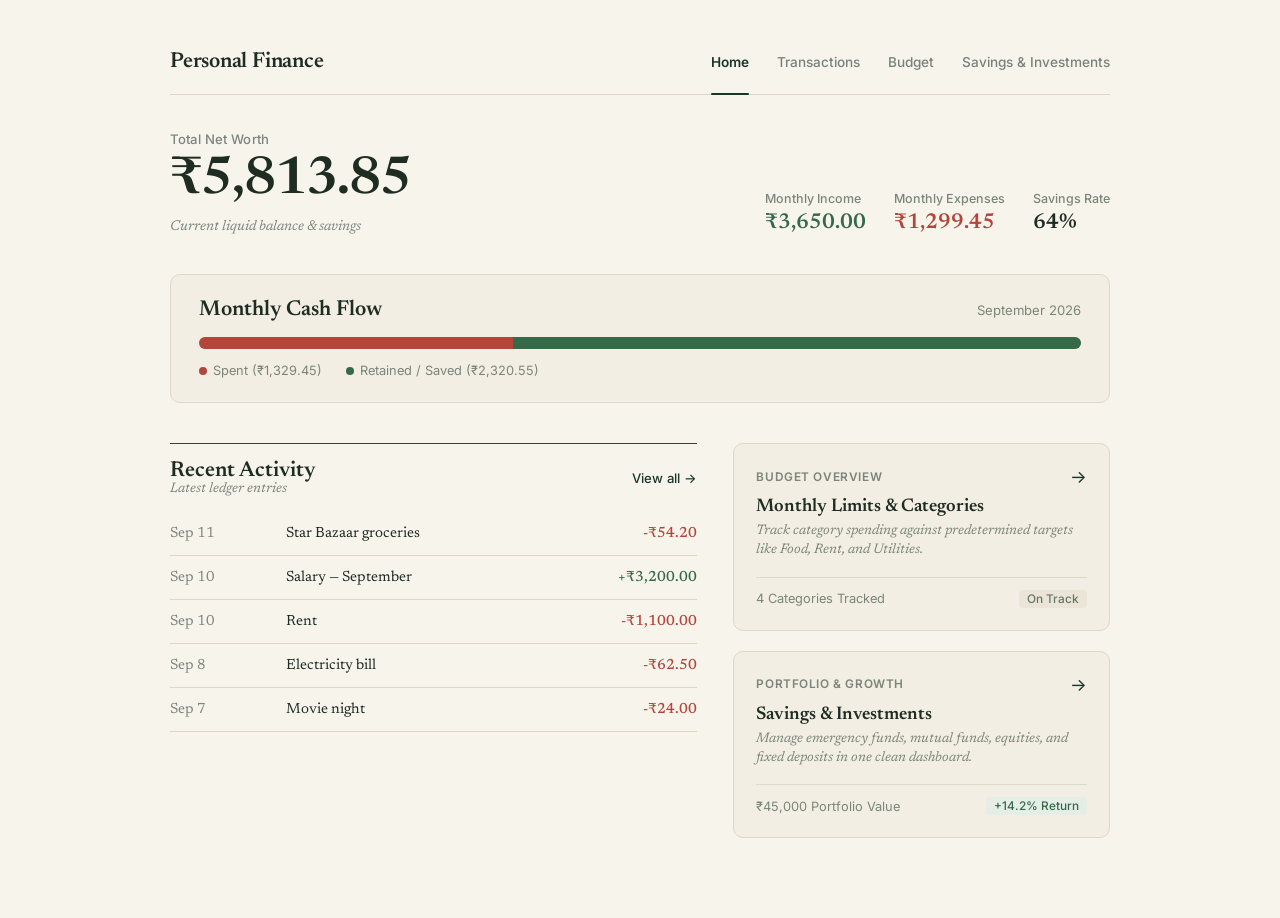
<file: index.html>
<!DOCTYPE html>
<html lang="en">
<head>
    <meta charset="UTF-8">
    <meta http-equiv="refresh" content="0; url=Home/home.html">
    <title>Redirecting to Personal Finance Home...</title>
    <script>
        window.location.replace("Home/home.html");
    </script>
    <style>
        body {
            background-color: #f7f4ec;
            font-family: 'Inter', sans-serif;
            display: flex;
            align-items: center;
            justify-content: center;
            height: 100vh;
            margin: 0;
            color: #1e2c22;
        }
        a {
            color: #193628;
            font-weight: 500;
        }
    </style>
</head>
<body>
    <p>Redirecting to <a href="Home/home.html">Home Dashboard</a>...</p>
</body>
</html>
</file>
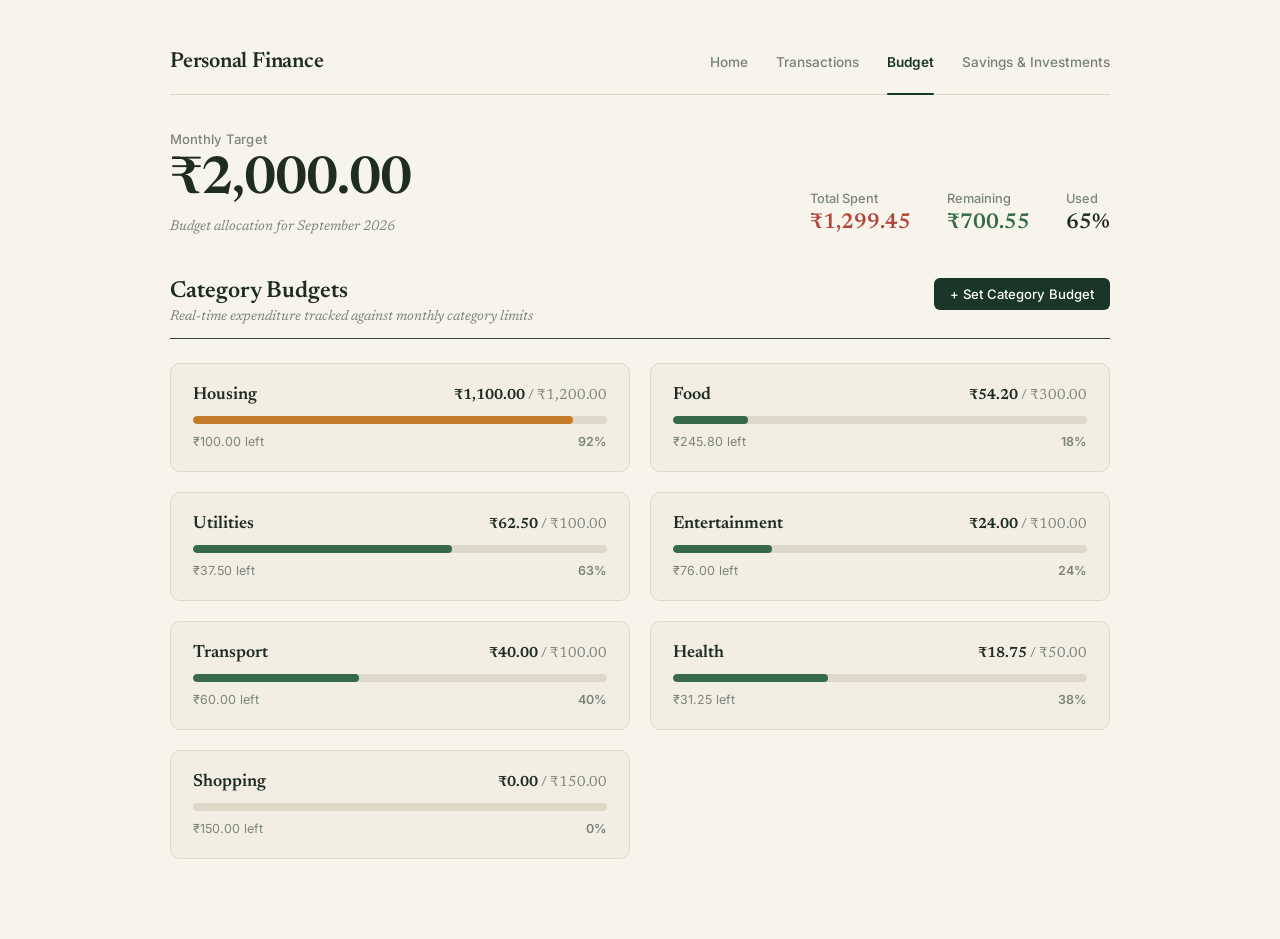
<file: Budget/budget.html>
<!DOCTYPE html>
<html lang="en">
<head>
    <meta charset="UTF-8">
    <meta name="viewport" content="width=device-width, initial-scale=1.0">
    <title>Budget - Personal Finance</title>
    <!-- Google Fonts: Newsreader & Inter -->
    <link rel="preconnect" href="https://fonts.googleapis.com">
    <link rel="preconnect" href="https://fonts.gstatic.com" crossorigin>
    <link href="https://fonts.googleapis.com/css2?family=Inter:wght@400;500;600&family=Newsreader:ital,opsz,wght@0,6..72,300..700;1,6..72,300..700&display=swap" rel="stylesheet">
    <link rel="stylesheet" href="../shared/nav.css">
    <link rel="stylesheet" href="budget.css">
</head>
<body>

    <main class="dashboard-container">
    
        <nav class="app-navbar">
            <a href="../Home/home.html" class="nav-brand">
                <span class="nav-brand-title">Personal Finance</span>
            </a>
            <ul class="nav-links">
                <li class="nav-item"><a href="../Home/home.html" class="nav-link">Home</a></li>
                <li class="nav-item"><a href="../Transaction/transaction.html" class="nav-link">Transactions</a></li>
                <li class="nav-item"><a href="../Budget/budget.html" class="nav-link active">Budget</a></li>
                <li class="nav-item"><a href="../SavingsAndInvestment/savings-investment.html" class="nav-link">Savings & Investments</a></li>
            </ul>
        </nav>

    
        <header class="budget-header">
            <div class="budget-title-section">
                <span class="eyebrow-label">Monthly Target</span>
                <h1 id="total-budget-amount" class="balance-display">₹2,000.00</h1>
                <span class="as-of-label">Budget allocation for September 2026</span>
            </div>

            <div class="stats-section">
                <div class="stat-box">
                    <span class="stat-label">Total Spent</span>
                    <span id="budget-total-spent" class="stat-value expense-val">₹1,329.45</span>
                </div>
                <div class="stat-box">
                    <span class="stat-label">Remaining</span>
                    <span id="budget-remaining" class="stat-value income-val">₹670.55</span>
                </div>
                <div class="stat-box">
                    <span class="stat-label">Used</span>
                    <span id="budget-usage-rate" class="stat-value rate-val">66%</span>
                </div>
            </div>
        </header>


        <section class="section-title-row">
            <div class="title-group">
                <h2 class="section-title">Category Budgets</h2>
                <p class="section-subtitle">Real-time expenditure tracked against monthly category limits</p>
            </div>
            <button id="add-budget-btn" class="primary-btn" type="button">+ Set Category Budget</button>
        </section>


        <section id="budget-form-section" class="form-drawer hidden">
            <div class="form-drawer-inner">
                <div class="form-drawer-header">
                    <h3>Set Category Budget</h3>
                    <button type="button" id="close-budget-form-btn" class="close-btn">✕</button>
                </div>
                <form id="add-budget-form">
                    <div class="form-row">
                        <div class="input-field">
                            <label for="budget-category">Category</label>
                            <select id="budget-category" required>
                                <option value="Housing">Housing</option>
                                <option value="Food">Food</option>
                                <option value="Utilities">Utilities</option>
                                <option value="Entertainment">Entertainment</option>
                                <option value="Transport">Transport</option>
                                <option value="Health">Health</option>
                                <option value="Shopping">Shopping</option>
                            </select>
                        </div>
                        <div class="input-field">
                            <label for="budget-limit">Monthly Limit (₹)</label>
                            <input type="number" id="budget-limit" placeholder="e.g. 500.00" step="10" min="10" required>
                        </div>
                        <div class="form-actions">
                            <button type="submit" class="primary-btn">Save Budget</button>
                        </div>
                    </div>
                </form>
            </div>
        </section>

        <section class="categories-list" id="budget-categories-container">
   
        </section>
    </main>

    <script src="../shared/nav.js"></script>
    <script src="../shared/api.js"></script>
    <script src="budget.js"></script>
</body>
</html>
</file>
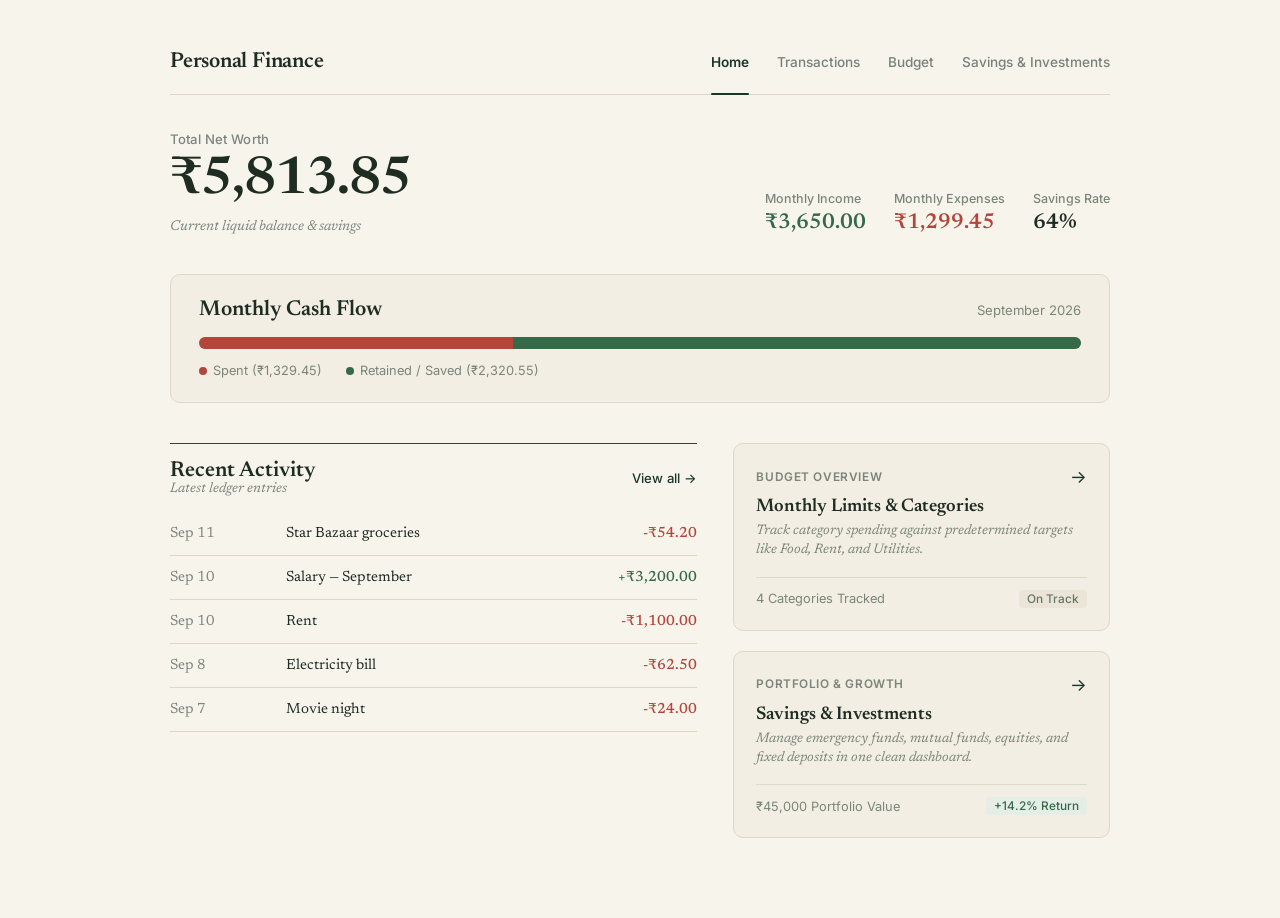
<file: Home/home.html>
<!DOCTYPE html>
<html lang="en">
<head>
    <meta charset="UTF-8">
    <meta name="viewport" content="width=device-width, initial-scale=1.0">
    <title>Home - Personal Finance</title>
    <!-- Google Fonts: Newsreader for editorial serif and Inter for clean UI -->
    <link rel="preconnect" href="https://fonts.googleapis.com">
    <link rel="preconnect" href="https://fonts.gstatic.com" crossorigin>
    <link href="https://fonts.googleapis.com/css2?family=Inter:wght@400;500;600&family=Newsreader:ital,opsz,wght@0,6..72,300..700;1,6..72,300..700&display=swap" rel="stylesheet">
    <link rel="stylesheet" href="../shared/nav.css">
    <link rel="stylesheet" href="home.css">
</head>
<body>

    <main class="dashboard-container">
        <!-- Shared Navigation Bar -->
        <nav class="app-navbar">
            <a href="../Home/home.html" class="nav-brand">
                <span class="nav-brand-title">Personal Finance</span>
            </a>
            <ul class="nav-links">
                <li class="nav-item"><a href="../Home/home.html" class="nav-link active">Home</a></li>
                <li class="nav-item"><a href="../Transaction/transaction.html" class="nav-link">Transactions</a></li>
                <li class="nav-item"><a href="../Budget/budget.html" class="nav-link">Budget</a></li>
                <li class="nav-item"><a href="../SavingsAndInvestment/savings-investment.html" class="nav-link">Savings & Investments</a></li>
            </ul>
        </nav>

        <!-- Executive Header -->
        <header class="home-header">
            <div class="header-left">
                <span class="eyebrow-label">Total Net Worth</span>
                <h1 id="home-net-balance" class="balance-display">₹5,783.85</h1>
                <span class="as-of-label">Current liquid balance & savings</span>
            </div>

            <div class="metrics-grid">
                <div class="metric-card">
                    <span class="metric-label">Monthly Income</span>
                    <span id="home-income" class="metric-value income-val">₹3,650.00</span>
                </div>
                <div class="metric-card">
                    <span class="metric-label">Monthly Expenses</span>
                    <span id="home-expenses" class="metric-value expense-val">₹1,329.45</span>
                </div>
                <div class="metric-card">
                    <span class="metric-label">Savings Rate</span>
                    <span id="home-savings-rate" class="metric-value rate-val">64%</span>
                </div>
            </div>
        </header>

        <!-- Cash Flow Bar -->
        <section class="cashflow-section">
            <div class="section-heading-row">
                <h2 class="section-heading">Monthly Cash Flow</h2>
                <span id="cashflow-period" class="subtle-note">September 2026</span>
            </div>
            <div class="flow-progress-track">
                <div id="flow-expense-bar" class="flow-bar-spent" style="width: 36.4%;" title="Expenses (36.4%)"></div>
                <div id="flow-savings-bar" class="flow-bar-saved" style="width: 63.6%;" title="Savings (63.6%)"></div>
            </div>
            <div class="flow-legend">
                <div class="legend-item"><span class="legend-dot dot-expense"></span> Spent (₹1,329.45)</div>
                <div class="legend-item"><span class="legend-dot dot-savings"></span> Retained / Saved (₹2,320.55)</div>
            </div>
        </section>

        <!-- Two Column Quick Modules: Recent Ledger & Quick Highlights -->
        <div class="home-grid">
            <!-- Left: Recent Transactions -->
            <section class="recent-transactions-card">
                <div class="section-heading-row">
                    <div>
                        <h2 class="section-heading">Recent Activity</h2>
                        <p class="section-subtext">Latest ledger entries</p>
                    </div>
                    <a href="../Transaction/transaction.html" class="view-all-link">View all →</a>
                </div>

                <table class="preview-table">
                    <tbody id="home-recent-tbody">
                        <!-- Populated dynamically by home.js -->
                    </tbody>
                </table>
            </section>

            <!-- Right: Quick Navigation Portals -->
            <section class="portals-container">
                <!-- Budget Quick Card -->
                <div class="portal-card">
                    <div class="portal-header">
                        <span class="portal-tag">Budget Overview</span>
                        <a href="../Budget/budget.html" class="portal-arrow">→</a>
                    </div>
                    <h3 class="portal-title">Monthly Limits & Categories</h3>
                    <p class="portal-desc">Track category spending against predetermined targets like Food, Rent, and Utilities.</p>
                    <div class="portal-footer">
                        <span class="portal-stat">4 Categories Tracked</span>
                        <span class="badge-status">On Track</span>
                    </div>
                </div>

                <!-- Savings & Investment Quick Card -->
                <div class="portal-card">
                    <div class="portal-header">
                        <span class="portal-tag">Portfolio & Growth</span>
                        <a href="../SavingsAndInvestment/savings-investment.html" class="portal-arrow">→</a>
                    </div>
                    <h3 class="portal-title">Savings & Investments</h3>
                    <p class="portal-desc">Manage emergency funds, mutual funds, equities, and fixed deposits in one clean dashboard.</p>
                    <div class="portal-footer">
                        <span class="portal-stat">₹45,000 Portfolio Value</span>
                        <span class="badge-status badge-growth">+14.2% Return</span>
                    </div>
                </div>
            </section>
        </div>
    </main>

    <script src="../shared/nav.js"></script>
    <script src="../shared/api.js"></script>
    <script src="home.js"></script>
</body>
</html>
</file>
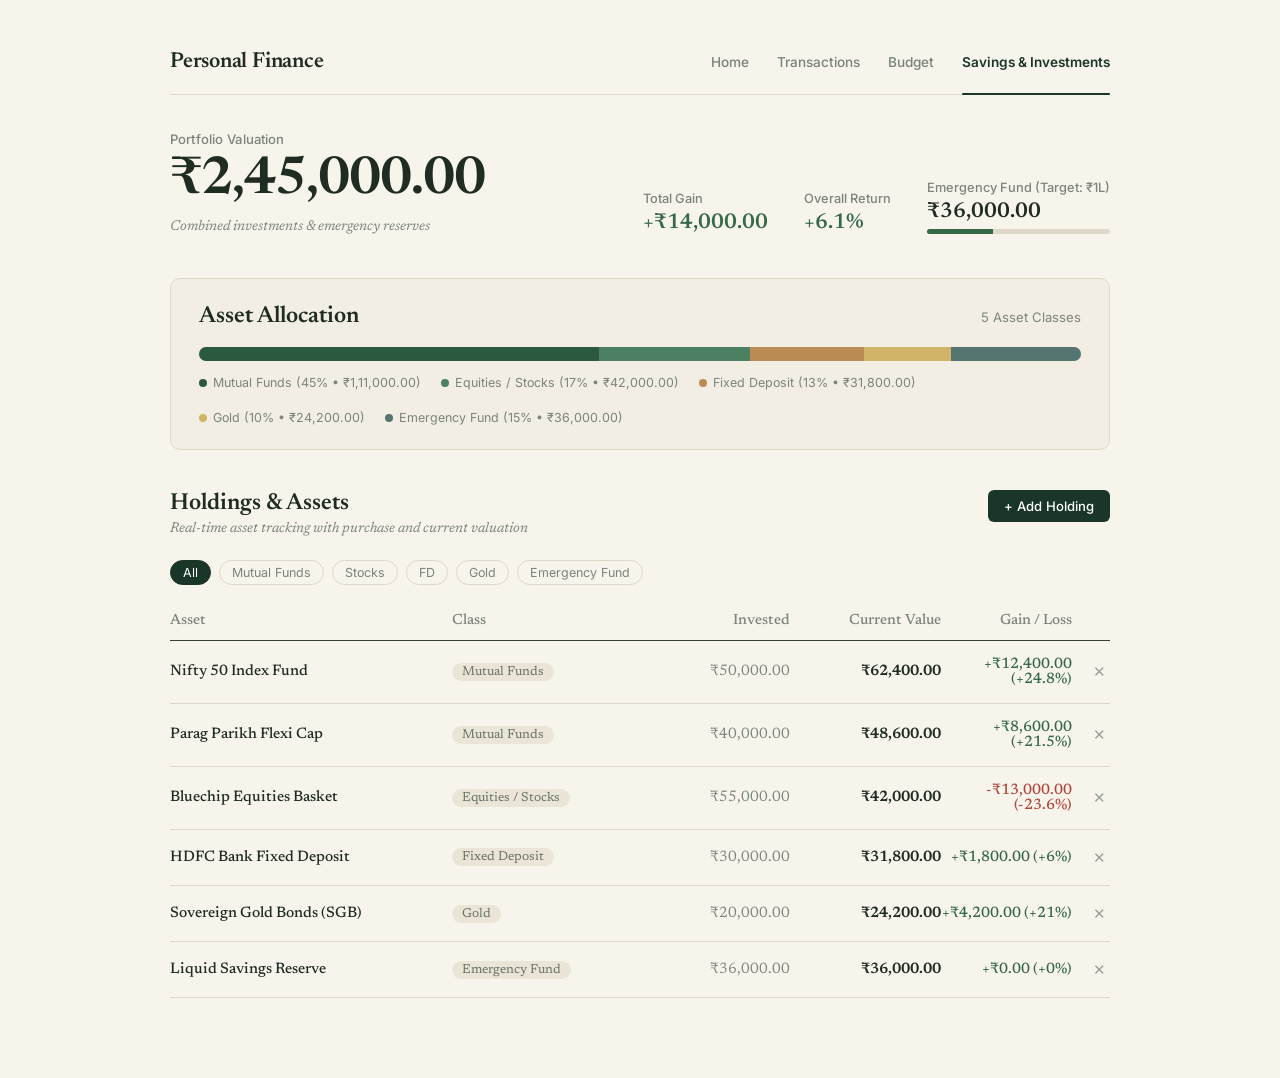
<file: SavingsAndInvestment/savings-investment.html>
<!DOCTYPE html>
<html lang="en">
<head>
    <meta charset="UTF-8">
    <meta name="viewport" content="width=device-width, initial-scale=1.0">
    <title>Savings & Investments - Personal Finance</title>
    <!-- Google Fonts: Newsreader & Inter -->
    <link rel="preconnect" href="https://fonts.googleapis.com">
    <link rel="preconnect" href="https://fonts.gstatic.com" crossorigin>
    <link href="https://fonts.googleapis.com/css2?family=Inter:wght@400;500;600&family=Newsreader:ital,opsz,wght@0,6..72,300..700;1,6..72,300..700&display=swap" rel="stylesheet">
    <link rel="stylesheet" href="../shared/nav.css">
    <link rel="stylesheet" href="savings-investment.css">
</head>
<body>

    <main class="dashboard-container">
        <!-- Shared Navigation Bar -->
        <nav class="app-navbar">
            <a href="../Home/home.html" class="nav-brand">
                <span class="nav-brand-title">Personal Finance</span>
            </a>
            <ul class="nav-links">
                <li class="nav-item"><a href="../Home/home.html" class="nav-link">Home</a></li>
                <li class="nav-item"><a href="../Transaction/transaction.html" class="nav-link">Transactions</a></li>
                <li class="nav-item"><a href="../Budget/budget.html" class="nav-link">Budget</a></li>
                <li class="nav-item"><a href="../SavingsAndInvestment/savings-investment.html" class="nav-link active">Savings & Investments</a></li>
            </ul>
        </nav>

        <!-- Summary Header -->
        <header class="portfolio-header">
            <div class="portfolio-title-section">
                <span class="eyebrow-label">Portfolio Valuation</span>
                <h1 id="total-portfolio-val" class="balance-display">₹0.00</h1>
                <span class="as-of-label">Combined investments & emergency reserves</span>
            </div>

            <div class="stats-section">
                <div class="stat-box">
                    <span class="stat-label">Total Gain</span>
                    <span id="total-gain-val" class="stat-value income-val">+₹0.00</span>
                </div>
                <div class="stat-box">
                    <span class="stat-label">Overall Return</span>
                    <span id="total-gain-pct" class="stat-value income-val">+0.0%</span>
                </div>
                <div class="stat-box">
                    <span class="stat-label">Emergency Fund (Target: ₹1L)</span>
                    <span id="emergency-fund-val" class="stat-value rate-val">₹0.00</span>
                    <div class="ef-progress-track">
                        <div id="ef-progress-fill" class="ef-progress-fill"></div>
                    </div>
                </div>
            </div>
        </header>

        <!-- Asset Allocation Strip -->
        <section class="allocation-section">
            <div class="allocation-header-row">
                <h2 class="section-title">Asset Allocation</h2>
                <span class="allocation-summary" id="allocation-stats">0 Asset Classes</span>
            </div>
            <div class="allocation-track" id="allocation-track">
                <!-- Dynamically populated via JS -->
            </div>
            <div class="allocation-legend" id="allocation-legend">
                <!-- Dynamically populated via JS -->
            </div>
        </section>

        <!-- Holdings Table Section -->
        <section class="holdings-section">
            <div class="section-title-row">
                <div class="title-group">
                    <h2 class="section-title">Holdings & Assets</h2>
                    <p class="section-subtitle">Real-time asset tracking with purchase and current valuation</p>
                </div>
                <button id="add-asset-btn" class="primary-btn" type="button">+ Add Holding</button>
            </div>

            <!-- Drawer: Add Asset Form -->
            <section id="asset-form-section" class="form-drawer hidden">
                <div class="form-drawer-inner">
                    <div class="form-drawer-header">
                        <h3>Add New Asset / Holding</h3>
                        <button type="button" id="close-asset-form-btn" class="close-btn">✕</button>
                    </div>
                    <form id="add-asset-form">
                        <div class="form-row">
                            <div class="input-field">
                                <label for="asset-name">Asset Name</label>
                                <input type="text" id="asset-name" placeholder="e.g. Nifty 50 Index Fund" required>
                            </div>
                            <div class="input-field">
                                <label for="asset-class">Asset Class</label>
                                <select id="asset-class" required>
                                    <option value="Mutual Funds">Mutual Funds</option>
                                    <option value="Equities / Stocks">Equities / Stocks</option>
                                    <option value="Fixed Deposit">Fixed Deposit</option>
                                    <option value="Gold">Gold</option>
                                    <option value="Emergency Fund">Emergency Fund</option>
                                </select>
                            </div>
                            <div class="input-field">
                                <label for="asset-invested">Invested Amount (₹)</label>
                                <input type="number" id="asset-invested" placeholder="0.00" step="100" min="1" required>
                            </div>
                            <div class="input-field">
                                <label for="asset-current">Current Value (₹)</label>
                                <input type="number" id="asset-current" placeholder="0.00" step="100" min="1" required>
                            </div>
                            <div class="form-actions">
                                <button type="submit" class="primary-btn">Save Asset</button>
                            </div>
                        </div>
                    </form>
                </div>
            </section>

            <!-- Category Filter Chips -->
            <div class="filter-chip-row">
                <button class="filter-chip active" type="button" onclick="filterCategory('All')">All</button>
                <button class="filter-chip" type="button" onclick="filterCategory('Mutual Funds')">Mutual Funds</button>
                <button class="filter-chip" type="button" onclick="filterCategory('Equities / Stocks')">Stocks</button>
                <button class="filter-chip" type="button" onclick="filterCategory('Fixed Deposit')">FD</button>
                <button class="filter-chip" type="button" onclick="filterCategory('Gold')">Gold</button>
                <button class="filter-chip" type="button" onclick="filterCategory('Emergency Fund')">Emergency Fund</button>
            </div>

            <!-- Table -->
            <div class="table-container">
                <table id="holdings-table">
                    <thead>
                        <tr>
                            <th class="col-name">Asset</th>
                            <th class="col-class">Class</th>
                            <th class="col-invested">Invested</th>
                            <th class="col-current">Current Value</th>
                            <th class="col-return">Gain / Loss</th>
                            <th class="col-action"></th>
                        </tr>
                    </thead>
                    <tbody id="holdings-tbody">
                        <!-- Dynamically populated via JS -->
                    </tbody>
                </table>
            </div>
        </section>
    </main>

    <script src="../shared/nav.js"></script>
    <script src="../shared/api.js"></script>
    <script src="savings-investment.js"></script>
</body>
</html>
</file>
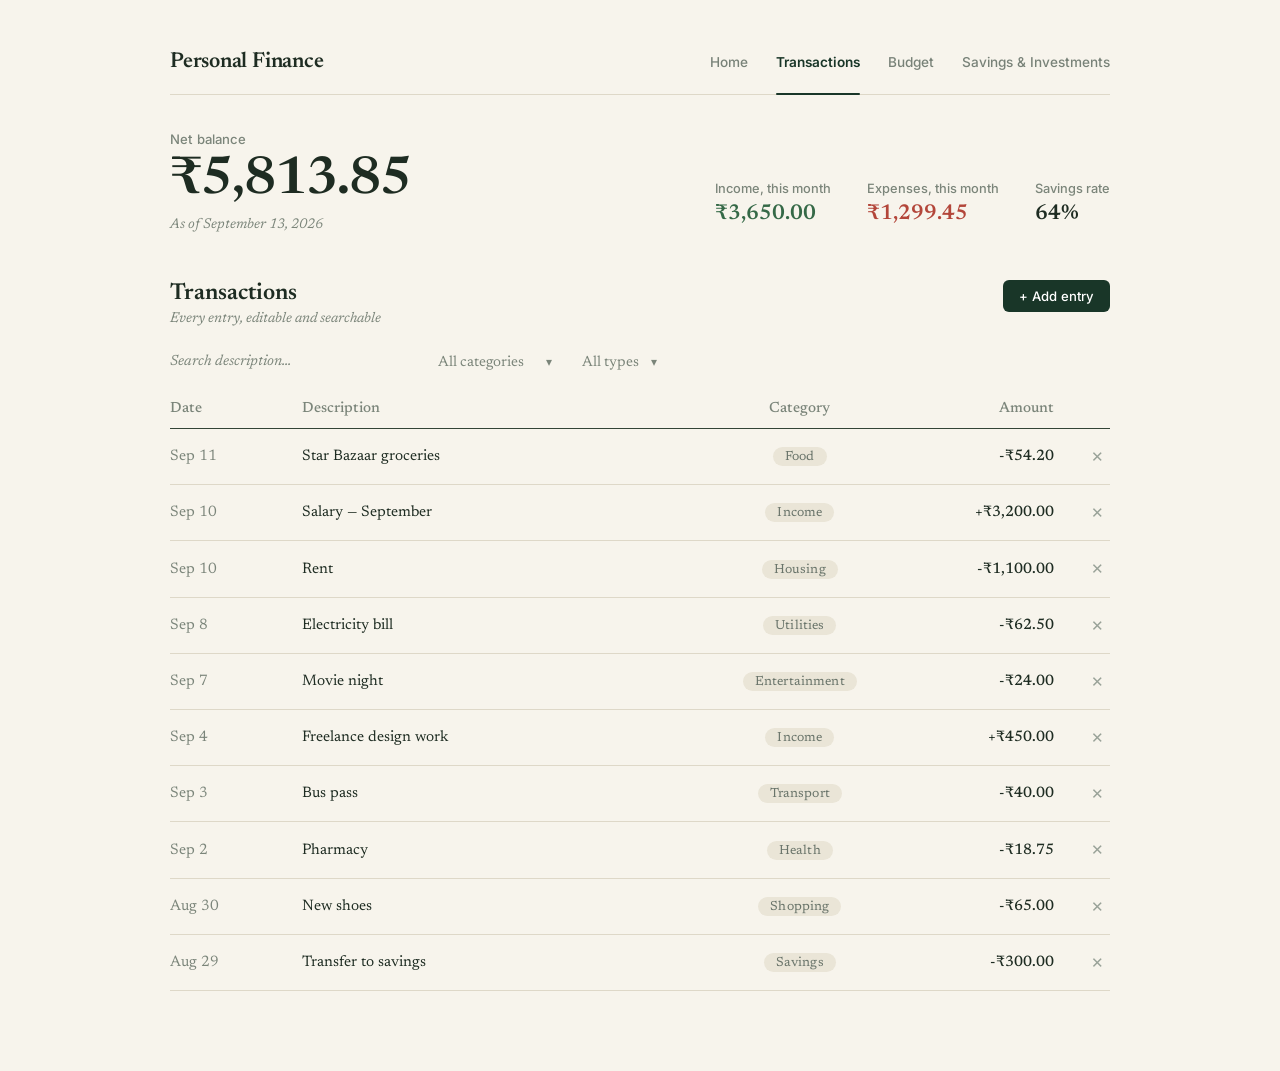
<file: Transaction/transaction.html>
<!DOCTYPE html>
<html lang="en">
<head>
    <meta charset="UTF-8">
    <meta name="viewport" content="width=device-width, initial-scale=1.0">
    <title>Transactions - Personal Finance</title>
    <!-- Google Fonts: Newsreader for the editorial financial aesthetic and Inter for UI accents -->
    <link rel="preconnect" href="https://fonts.googleapis.com">
    <link rel="preconnect" href="https://fonts.gstatic.com" crossorigin>
    <link href="https://fonts.googleapis.com/css2?family=Inter:wght@400;500;600&family=Newsreader:ital,opsz,wght@0,6..72,300..700;1,6..72,300..700&display=swap" rel="stylesheet">
    <link rel="stylesheet" href="../shared/nav.css">
    <link rel="stylesheet" href="transaction.css">
</head>
<body>

    <main class="dashboard-container">
        <!-- Shared Navigation Bar -->
        <nav class="app-navbar">
            <a href="../Home/home.html" class="nav-brand">
                <span class="nav-brand-title">Personal Finance</span>
            </a>
            <ul class="nav-links">
                <li class="nav-item"><a href="../Home/home.html" class="nav-link">Home</a></li>
                <li class="nav-item"><a href="../Transaction/transaction.html" class="nav-link active">Transactions</a></li>
                <li class="nav-item"><a href="../Budget/budget.html" class="nav-link">Budget</a></li>
                <li class="nav-item"><a href="../SavingsAndInvestment/savings-investment.html" class="nav-link">Savings & Investments</a></li>
            </ul>
        </nav>
        <header class="summary-header">
            <div class="net-balance-section">
                <span class="eyebrow-label">Net balance</span>
                <h1 id="current-balance" class="balance-display">₹5,783.85</h1>
                <span id="date-label" class="as-of-label">As of September 13, 2026</span>
            </div>

            <div class="stats-section">
                <div class="stat-box">
                    <span class="stat-label">Income, this month</span>
                    <span id="total-income" class="stat-value income-val">₹3,650.00</span>
                </div>
                <div class="stat-box">
                    <span class="stat-label">Expenses, this month</span>
                    <span id="total-expenses" class="stat-value expense-val">₹1,329.45</span>
                </div>
                <div class="stat-box">
                    <span class="stat-label">Savings rate</span>
                    <span id="savings-rate" class="stat-value rate-val">64%</span>
                </div>
            </div>
        </header>

        <!-- Transactions Section Header -->
        <section class="transactions-header-row">
            <div class="title-group">
                <h2 class="section-title">Transactions</h2>
                <p class="section-subtitle">Every entry, editable and searchable</p>
            </div>
            <button id="add-entry-btn" class="primary-btn" type="button">+ Add entry</button>
        </section>

        <!-- Hidden Add Transaction Drawer / Form -->
        <section id="transaction-form-section" class="form-drawer hidden">
            <div class="form-drawer-inner">
                <div class="form-drawer-header">
                    <h3>New Transaction</h3>
                    <button type="button" id="close-form-btn" class="close-btn" aria-label="Close form">✕</button>
                </div>
                <form id="add-transaction-form">
                    <div class="form-row">
                        <div class="input-field">
                            <label for="form-type">Type</label>
                            <select id="form-type" required>
                                <option value="expense" selected>Expense</option>
                                <option value="income">Income</option>
                            </select>
                        </div>
                        <div class="input-field">
                            <label for="form-amount">Amount (₹)</label>
                            <input type="number" id="form-amount" placeholder="0.00" step="0.01" min="0.01" required>
                        </div>
                        <div class="input-field">
                            <label for="form-category">Category</label>
                            <select id="form-category" required>
                                <option value="Food">Food</option>
                                <option value="Income">Income</option>
                                <option value="Housing">Housing</option>
                                <option value="Utilities">Utilities</option>
                                <option value="Entertainment">Entertainment</option>
                                <option value="Transport">Transport</option>
                                <option value="Health">Health</option>
                                <option value="Shopping">Shopping</option>
                                <option value="Savings">Savings</option>
                            </select>
                        </div>
                        <div class="input-field">
                            <label for="form-date">Date</label>
                            <input type="date" id="form-date" required>
                        </div>
                    </div>
                    <div class="form-row form-row-bottom">
                        <div class="input-field input-field-grow">
                            <label for="form-description">Description</label>
                            <input type="text" id="form-description" placeholder="e.g. Star Bazaar groceries" required>
                        </div>
                        <div class="form-actions">
                            <button type="submit" class="primary-btn">Save entry</button>
                        </div>
                    </div>
                </form>
            </div>
        </section>

        <!-- Filter Controls Bar -->
        <section class="filters-bar">
            <div class="search-wrap">
                <input type="text" id="search-input" placeholder="Search description..." autocomplete="off">
            </div>

            <div class="dropdown-wrap">
                <select id="filter-category" class="filter-dropdown">
                    <option value="all">All categories</option>
                    <option value="Food">Food</option>
                    <option value="Income">Income</option>
                    <option value="Housing">Housing</option>
                    <option value="Utilities">Utilities</option>
                    <option value="Entertainment">Entertainment</option>
                    <option value="Transport">Transport</option>
                    <option value="Health">Health</option>
                    <option value="Shopping">Shopping</option>
                    <option value="Savings">Savings</option>
                </select>
                <span class="dropdown-caret">▾</span>
            </div>

            <div class="dropdown-wrap">
                <select id="filter-type" class="filter-dropdown">
                    <option value="all">All types</option>
                    <option value="income">Income</option>
                    <option value="expense">Expense</option>
                </select>
                <span class="dropdown-caret">▾</span>
            </div>
        </section>

        <!-- Transactions Ledger Table -->
        <section class="table-container">
            <table id="transactions-table">
                <thead>
                    <tr>
                        <th class="col-date">Date</th>
                        <th class="col-desc">Description</th>
                        <th class="col-category">Category</th>
                        <th class="col-amount">Amount</th>
                        <th class="col-action"></th>
                    </tr>
                </thead>
                <tbody id="transaction-tbody">
                    <!-- Dynamic Rows populated by transaction.js -->
                </tbody>
            </table>
        </section>
    </main>

    <script src="../shared/nav.js"></script>
    <script src="../shared/api.js"></script>
    <script src="transaction.js"></script>
</body>
</html>
</file>
<file: shared/nav.css>
/* ==========================================================================
   Shared Navigation Stylesheet
   Personal Finance Application - Unified Editorial Navigation
   ========================================================================== */

.app-navbar {
    width: 100%;
    max-width: 940px;
    margin: 0 auto 36px;
    padding: 0 0 18px;
    display: flex;
    justify-content: space-between;
    align-items: center;
    border-bottom: 1px solid #ded8c8;
    background-color: transparent;
}

.nav-brand {
    display: flex;
    align-items: center;
    gap: 8px;
    text-decoration: none;
    color: #1e2c22;
}

.nav-brand-title {
    font-family: 'Newsreader', Georgia, serif;
    font-size: 1.35rem;
    font-weight: 600;
    letter-spacing: -0.01em;
    color: #1e2c22;
}

.nav-links {
    display: flex;
    align-items: center;
    gap: 28px;
    list-style: none;
    margin: 0;
    padding: 0;
}

.nav-item {
    position: relative;
}

.nav-link {
    font-family: 'Inter', -apple-system, BlinkMacSystemFont, "Segoe UI", Roboto, sans-serif;
    font-size: 0.85rem;
    font-weight: 500;
    color: #788278;
    text-decoration: none;
    padding: 6px 0;
    transition: color 0.18s ease;
    display: inline-block;
}

.nav-link:hover {
    color: #193628;
}

.nav-link.active {
    color: #193628;
    font-weight: 600;
}

.nav-link.active::after {
    content: '';
    position: absolute;
    bottom: -19px;
    left: 0;
    right: 0;
    height: 2px;
    background-color: #193628;
    border-radius: 2px;
}

@media (max-width: 768px) {
    .app-navbar {
        flex-direction: column;
        align-items: flex-start;
        gap: 14px;
        margin-bottom: 24px;
        padding-bottom: 12px;
    }

    .nav-brand-title {
        font-size: 1.25rem;
    }

    .nav-links {
        width: 100%;
        overflow-x: auto;
        -webkit-overflow-scrolling: touch;
        scrollbar-width: none;
        gap: 18px;
        padding-bottom: 6px;
    }

    .nav-links::-webkit-scrollbar {
        display: none;
    }

    .nav-link {
        font-size: 0.82rem;
        white-space: nowrap;
        padding: 6px 2px;
    }

    .nav-link.active::after {
        bottom: -7px;
    }
}
</file>
<file: Budget/budget.css>
:root {
    --bg-color: #f7f4ec;
    --text-primary: #1e2c22;
    --text-muted: #7b857a;
    --brand-dark: #193628;
    --brand-dark-hover: #10241a;
    
    --badge-bg: #eae5d7;
    --badge-text: #69746a;
    
    --income-color: #356947;
    --expense-color: #b3463a;
    --warning-color: #c47c2b;
    
    --line-strong: #334436;
    --line-subtle: #ded8c8;
    --card-bg: #f2eee3;
    
    --font-editorial: 'Newsreader', Georgia, 'Times New Roman', serif;
    --font-ui: 'Inter', -apple-system, BlinkMacSystemFont, "Segoe UI", Roboto, sans-serif;
}

*, *::before, *::after {
    box-sizing: border-box;
    margin: 0;
    padding: 0;
}

body {
    background-color: var(--bg-color);
    color: var(--text-primary);
    font-family: var(--font-editorial);
    -webkit-font-smoothing: antialiased;
    min-height: 100vh;
    display: flex;
    justify-content: center;
    padding: 48px 24px 80px;
}

.dashboard-container {
    width: 100%;
    max-width: 940px;
}


.budget-header {
    display: flex;
    justify-content: space-between;
    align-items: flex-end;
    margin-bottom: 44px;
    gap: 32px;
}

.eyebrow-label {
    font-family: var(--font-ui);
    font-size: 0.82rem;
    font-weight: 500;
    color: var(--text-muted);
    letter-spacing: 0.01em;
    margin-bottom: 6px;
    display: block;
}

.balance-display {
    font-family: var(--font-editorial);
    font-size: 3.25rem;
    font-weight: 600;
    line-height: 1.1;
    color: var(--text-primary);
    letter-spacing: -0.02em;
    margin-bottom: 8px;
}

.as-of-label {
    font-family: var(--font-editorial);
    font-style: italic;
    font-size: 0.88rem;
    color: var(--text-muted);
}

.stats-section {
    display: flex;
    gap: 36px;
    align-items: flex-end;
}

.stat-box {
    display: flex;
    flex-direction: column;
}

.stat-label {
    font-family: var(--font-ui);
    font-size: 0.80rem;
    font-weight: 500;
    color: var(--text-muted);
    margin-bottom: 6px;
    white-space: nowrap;
}

.stat-value {
    font-family: var(--font-editorial);
    font-size: 1.35rem;
    font-weight: 600;
}

.income-val { color: var(--income-color); }
.expense-val { color: var(--expense-color); }
.rate-val { color: var(--text-primary); }


.section-title-row {
    display: flex;
    justify-content: space-between;
    align-items: flex-start;
    margin-bottom: 24px;
    border-bottom: 1px solid var(--line-strong);
    padding-bottom: 14px;
}

.section-title {
    font-family: var(--font-editorial);
    font-size: 1.45rem;
    font-weight: 600;
    color: var(--text-primary);
    line-height: 1.2;
    margin-bottom: 4px;
}

.section-subtitle {
    font-family: var(--font-editorial);
    font-style: italic;
    font-size: 0.88rem;
    color: var(--text-muted);
}

.primary-btn {
    font-family: var(--font-ui);
    font-size: 0.82rem;
    font-weight: 500;
    background-color: var(--brand-dark);
    color: #ffffff;
    border: none;
    border-radius: 6px;
    padding: 8px 16px;
    cursor: pointer;
    transition: background-color 0.18s ease;
    white-space: nowrap;
}

.primary-btn:hover {
    background-color: var(--brand-dark-hover);
}


.form-drawer {
    margin-bottom: 28px;
}

.form-drawer.hidden {
    display: none;
}

.form-drawer-inner {
    background-color: #f1ede1;
    border: 1px solid var(--line-subtle);
    border-radius: 10px;
    padding: 22px 26px;
}

.form-drawer-header {
    display: flex;
    justify-content: space-between;
    align-items: center;
    margin-bottom: 16px;
}

.form-drawer-header h3 {
    font-family: var(--font-editorial);
    font-size: 1.15rem;
    font-weight: 600;
}

.close-btn {
    background: transparent;
    border: none;
    font-size: 1rem;
    color: var(--text-muted);
    cursor: pointer;
}

.form-row {
    display: flex;
    gap: 16px;
    align-items: flex-end;
}

.input-field {
    display: flex;
    flex-direction: column;
    flex: 1;
}

.input-field label {
    font-family: var(--font-ui);
    font-size: 0.76rem;
    font-weight: 500;
    color: var(--text-muted);
    margin-bottom: 6px;
}

.input-field input,
.input-field select {
    font-family: var(--font-editorial);
    font-size: 0.92rem;
    background-color: var(--bg-color);
    color: var(--text-primary);
    border: 1px solid var(--line-subtle);
    border-radius: 6px;
    padding: 8px 12px;
    outline: none;
}


.categories-list {
    display: grid;
    grid-template-columns: 1fr 1fr;
    gap: 20px;
}

.category-card {
    background-color: var(--card-bg);
    border: 1px solid var(--line-subtle);
    border-radius: 10px;
    padding: 22px;
    transition: transform 0.15s ease;
}

.category-card:hover {
    transform: translateY(-2px);
}

.card-top {
    display: flex;
    justify-content: space-between;
    align-items: center;
    margin-bottom: 12px;
}

.cat-name-badge {
    font-family: var(--font-editorial);
    font-size: 1.1rem;
    font-weight: 600;
    color: var(--text-primary);
}

.cat-figures {
    font-family: var(--font-editorial);
    font-size: 0.92rem;
    color: var(--text-muted);
}

.spent-highlight {
    font-weight: 600;
    color: var(--text-primary);
}

.cat-progress-track {
    height: 8px;
    background-color: #ded8c8;
    border-radius: 999px;
    overflow: hidden;
    margin-bottom: 10px;
}

.cat-progress-fill {
    height: 100%;
    background-color: var(--income-color);
    border-radius: 999px;
    transition: width 0.4s ease;
}

.cat-progress-fill.over-budget {
    background-color: var(--expense-color);
}

.cat-progress-fill.near-budget {
    background-color: var(--warning-color);
}

.card-bottom {
    display: flex;
    justify-content: space-between;
    align-items: center;
    font-family: var(--font-ui);
    font-size: 0.78rem;
    color: var(--text-muted);
}

.pct-badge {
    font-weight: 600;
}

@media (max-width: 768px) {
    body {
        padding: 28px 16px 60px;
    }

    .budget-header {
        flex-direction: column;
        align-items: flex-start;
        gap: 20px;
        margin-bottom: 28px;
    }

    .balance-display {
        font-size: 2.75rem;
    }

    .stats-section {
        width: 100%;
        display: grid;
        grid-template-columns: repeat(3, 1fr);
        gap: 16px;
    }

    .section-title-row {
        flex-direction: column;
        align-items: flex-start;
        gap: 14px;
    }

    .categories-list {
        grid-template-columns: 1fr;
        gap: 14px;
    }

    .form-row {
        flex-direction: column;
        align-items: stretch;
    }
}

@media (max-width: 480px) {
    body {
        padding: 20px 14px 48px;
    }

    .balance-display {
        font-size: 2.35rem;
    }

    .stats-section {
        grid-template-columns: 1fr 1fr;
        gap: 12px;
    }

    .stat-box:last-child {
        grid-column: span 2;
    }
}
</file>
<file: Home/home.css>
/* ==========================================================================
   Home Dashboard Stylesheet
   Warm parchment editorial aesthetic with harmonious layout
   ========================================================================== */

:root {
    --bg-color: #f7f4ec;
    --text-primary: #1e2c22;
    --text-muted: #7b857a;
    --text-faint: #99a298;
    
    --brand-dark: #193628;
    --brand-dark-hover: #10241a;
    
    --badge-bg: #eae5d7;
    --badge-text: #69746a;
    
    --income-color: #356947;
    --expense-color: #b3463a;
    
    --line-strong: #334436;
    --line-subtle: #ded8c8;
    --card-bg: #f2eee3;
    
    --font-editorial: 'Newsreader', Georgia, 'Times New Roman', serif;
    --font-ui: 'Inter', -apple-system, BlinkMacSystemFont, "Segoe UI", Roboto, sans-serif;
}

*, *::before, *::after {
    box-sizing: border-box;
    margin: 0;
    padding: 0;
}

body {
    background-color: var(--bg-color);
    color: var(--text-primary);
    font-family: var(--font-editorial);
    -webkit-font-smoothing: antialiased;
    min-height: 100vh;
    display: flex;
    justify-content: center;
    padding: 48px 24px 80px;
}

.dashboard-container {
    width: 100%;
    max-width: 940px;
}

/* Header */
.home-header {
    display: flex;
    justify-content: space-between;
    align-items: flex-end;
    margin-bottom: 40px;
    gap: 32px;
}

.eyebrow-label {
    font-family: var(--font-ui);
    font-size: 0.82rem;
    font-weight: 500;
    color: var(--text-muted);
    letter-spacing: 0.01em;
    margin-bottom: 6px;
    display: block;
}

.balance-display {
    font-family: var(--font-editorial);
    font-size: 3.25rem;
    font-weight: 600;
    line-height: 1.1;
    color: var(--text-primary);
    letter-spacing: -0.02em;
    margin-bottom: 8px;
}

.as-of-label {
    font-family: var(--font-editorial);
    font-style: italic;
    font-size: 0.88rem;
    color: var(--text-muted);
}

.metrics-grid {
    display: flex;
    gap: 28px;
    align-items: flex-end;
}

.metric-card {
    display: flex;
    flex-direction: column;
}

.metric-label {
    font-family: var(--font-ui);
    font-size: 0.78rem;
    font-weight: 500;
    color: var(--text-muted);
    margin-bottom: 6px;
    white-space: nowrap;
}

.metric-value {
    font-family: var(--font-editorial);
    font-size: 1.35rem;
    font-weight: 600;
}

.income-val { color: var(--income-color); }
.expense-val { color: var(--expense-color); }
.rate-val { color: var(--text-primary); }

/* Cash Flow Bar */
.cashflow-section {
    background-color: var(--card-bg);
    border: 1px solid var(--line-subtle);
    border-radius: 10px;
    padding: 24px 28px;
    margin-bottom: 40px;
}

.section-heading-row {
    display: flex;
    justify-content: space-between;
    align-items: center;
    margin-bottom: 16px;
}

.section-heading {
    font-family: var(--font-editorial);
    font-size: 1.35rem;
    font-weight: 600;
    color: var(--text-primary);
}

.section-subtext {
    font-family: var(--font-editorial);
    font-style: italic;
    font-size: 0.86rem;
    color: var(--text-muted);
}

.subtle-note {
    font-family: var(--font-ui);
    font-size: 0.82rem;
    color: var(--text-muted);
}

.flow-progress-track {
    display: flex;
    height: 12px;
    border-radius: 999px;
    overflow: hidden;
    background-color: #ded8c8;
    margin-bottom: 14px;
}

.flow-bar-spent {
    background-color: var(--expense-color);
    transition: width 0.4s ease;
}

.flow-bar-saved {
    background-color: var(--income-color);
    transition: width 0.4s ease;
}

.flow-legend {
    display: flex;
    gap: 24px;
    font-family: var(--font-ui);
    font-size: 0.80rem;
    color: var(--text-muted);
}

.legend-item {
    display: flex;
    align-items: center;
    gap: 6px;
}

.legend-dot {
    width: 8px;
    height: 8px;
    border-radius: 50%;
    display: inline-block;
}

.dot-expense { background-color: var(--expense-color); }
.dot-savings { background-color: var(--income-color); }

/* Home Grid */
.home-grid {
    display: grid;
    grid-template-columns: 1.4fr 1fr;
    gap: 36px;
    align-items: start;
}

/* Recent Transactions Preview */
.recent-transactions-card {
    border-top: 1px solid var(--line-strong);
    padding-top: 16px;
}

.view-all-link {
    font-family: var(--font-ui);
    font-size: 0.82rem;
    font-weight: 500;
    color: var(--brand-dark);
    text-decoration: none;
    transition: opacity 0.18s ease;
}

.view-all-link:hover {
    text-decoration: underline;
}

.preview-table {
    width: 100%;
    border-collapse: collapse;
    font-size: 0.92rem;
    margin-top: 8px;
}

.preview-table td {
    padding: 14px 0;
    border-bottom: 1px solid var(--line-subtle);
    vertical-align: middle;
}

.preview-date {
    width: 22%;
    color: var(--text-muted);
}

.preview-desc {
    width: 50%;
    color: var(--text-primary);
}

.preview-amount {
    width: 28%;
    text-align: right;
    font-weight: 500;
}

/* Portals */
.portals-container {
    display: flex;
    flex-direction: column;
    gap: 20px;
}

.portal-card {
    background-color: var(--card-bg);
    border: 1px solid var(--line-subtle);
    border-radius: 10px;
    padding: 22px;
    transition: transform 0.15s ease, border-color 0.15s ease;
}

.portal-card:hover {
    border-color: #c9c1ae;
    transform: translateY(-2px);
}

.portal-header {
    display: flex;
    justify-content: space-between;
    align-items: center;
    margin-bottom: 10px;
}

.portal-tag {
    font-family: var(--font-ui);
    font-size: 0.74rem;
    font-weight: 600;
    text-transform: uppercase;
    letter-spacing: 0.05em;
    color: var(--text-muted);
}

.portal-arrow {
    font-family: var(--font-ui);
    font-size: 1.1rem;
    color: var(--brand-dark);
    text-decoration: none;
}

.portal-title {
    font-family: var(--font-editorial);
    font-size: 1.15rem;
    font-weight: 600;
    margin-bottom: 6px;
    color: var(--text-primary);
}

.portal-desc {
    font-family: var(--font-editorial);
    font-style: italic;
    font-size: 0.86rem;
    color: var(--text-muted);
    line-height: 1.4;
    margin-bottom: 16px;
}

.portal-footer {
    display: flex;
    justify-content: space-between;
    align-items: center;
    border-top: 1px solid var(--line-subtle);
    padding-top: 12px;
}

.portal-stat {
    font-family: var(--font-ui);
    font-size: 0.80rem;
    color: var(--text-muted);
}

.badge-status {
    background-color: var(--badge-bg);
    color: var(--badge-text);
    font-family: var(--font-ui);
    font-size: 0.74rem;
    font-weight: 500;
    padding: 2px 8px;
    border-radius: 4px;
}

.badge-growth {
    color: var(--income-color);
    background-color: #e5ede7;
}

/* Responsive */
@media (max-width: 800px) {
    body {
        padding: 28px 16px 60px;
    }

    .home-header {
        flex-direction: column;
        align-items: flex-start;
        gap: 22px;
        margin-bottom: 28px;
    }

    .balance-display {
        font-size: 2.75rem;
    }

    .metrics-grid {
        width: 100%;
        display: grid;
        grid-template-columns: repeat(3, 1fr);
        gap: 16px;
    }

    .home-grid {
        grid-template-columns: 1fr;
        gap: 28px;
    }
}

@media (max-width: 520px) {
    body {
        padding: 20px 14px 48px;
    }

    .balance-display {
        font-size: 2.35rem;
    }

    .metrics-grid {
        grid-template-columns: 1fr 1fr;
        gap: 14px;
    }

    .metric-card:last-child {
        grid-column: span 2;
    }

    .cashflow-section {
        padding: 18px;
        margin-bottom: 28px;
    }

    .flow-legend {
        flex-direction: column;
        gap: 8px;
    }

    .preview-desc {
        width: 45%;
    }

    .preview-date {
        width: 25%;
    }

    .preview-amount {
        width: 30%;
    }
}
</file>
<file: SavingsAndInvestment/savings-investment.css>
/* ==========================================================================
   Savings & Investments Stylesheet
   Editorial warm parchment styling with asset allocation strip & ledger
   ========================================================================== */

:root {
    --bg-color: #f7f4ec;
    --text-primary: #1e2c22;
    --text-muted: #7b857a;
    --text-faint: #99a298;
    
    --brand-dark: #193628;
    --brand-dark-hover: #10241a;
    
    --badge-bg: #eae5d7;
    --badge-text: #69746a;
    
    --income-color: #356947;
    --expense-color: #b3463a;
    
    --line-strong: #334436;
    --line-subtle: #ded8c8;
    --card-bg: #f2eee3;
    
    --font-editorial: 'Newsreader', Georgia, 'Times New Roman', serif;
    --font-ui: 'Inter', -apple-system, BlinkMacSystemFont, "Segoe UI", Roboto, sans-serif;
}

*, *::before, *::after {
    box-sizing: border-box;
    margin: 0;
    padding: 0;
}

body {
    background-color: var(--bg-color);
    color: var(--text-primary);
    font-family: var(--font-editorial);
    -webkit-font-smoothing: antialiased;
    min-height: 100vh;
    display: flex;
    justify-content: center;
    padding: 48px 24px 80px;
}

.dashboard-container {
    width: 100%;
    max-width: 940px;
}

/* Header */
.portfolio-header {
    display: flex;
    justify-content: space-between;
    align-items: flex-end;
    margin-bottom: 44px;
    gap: 32px;
}

.eyebrow-label {
    font-family: var(--font-ui);
    font-size: 0.82rem;
    font-weight: 500;
    color: var(--text-muted);
    letter-spacing: 0.01em;
    margin-bottom: 6px;
    display: block;
}

.balance-display {
    font-family: var(--font-editorial);
    font-size: 3.25rem;
    font-weight: 600;
    line-height: 1.1;
    color: var(--text-primary);
    letter-spacing: -0.02em;
    margin-bottom: 8px;
}

.as-of-label {
    font-family: var(--font-editorial);
    font-style: italic;
    font-size: 0.88rem;
    color: var(--text-muted);
}

.stats-section {
    display: flex;
    gap: 36px;
    align-items: flex-end;
}

.stat-box {
    display: flex;
    flex-direction: column;
}

.stat-label {
    font-family: var(--font-ui);
    font-size: 0.80rem;
    font-weight: 500;
    color: var(--text-muted);
    margin-bottom: 6px;
    white-space: nowrap;
}

.stat-value {
    font-family: var(--font-editorial);
    font-size: 1.35rem;
    font-weight: 600;
}

.income-val { color: var(--income-color); }
.expense-val { color: var(--expense-color); }
.rate-val { color: var(--text-primary); }

/* Emergency Fund Progress Bar */
.ef-progress-track {
    width: 100%;
    height: 5px;
    background-color: var(--line-subtle);
    border-radius: 999px;
    overflow: hidden;
    margin-top: 6px;
}

.ef-progress-fill {
    height: 100%;
    background-color: var(--income-color);
    width: 0%;
    transition: width 0.4s ease;
}

/* Allocation Strip */
.allocation-section {
    background-color: var(--card-bg);
    border: 1px solid var(--line-subtle);
    border-radius: 10px;
    padding: 24px 28px;
    margin-bottom: 40px;
}

.allocation-header-row {
    display: flex;
    justify-content: space-between;
    align-items: center;
    margin-bottom: 16px;
}

.section-title {
    font-family: var(--font-editorial);
    font-size: 1.45rem;
    font-weight: 600;
    color: var(--text-primary);
    line-height: 1.2;
}

.allocation-summary {
    font-family: var(--font-ui);
    font-size: 0.82rem;
    color: var(--text-muted);
}

.allocation-track {
    display: flex;
    height: 14px;
    border-radius: 999px;
    overflow: hidden;
    background-color: #ded8c8;
    margin-bottom: 14px;
}

.allocation-seg {
    height: 100%;
    transition: width 0.4s ease;
}

.seg-mf { background-color: #2b593f; }
.seg-eq { background-color: #4b8063; }
.seg-fd { background-color: #ba8c53; }
.seg-gold { background-color: #d1b46a; }
.seg-ef { background-color: #557571; }

.allocation-legend {
    display: flex;
    flex-wrap: wrap;
    gap: 20px;
    font-family: var(--font-ui);
    font-size: 0.78rem;
    color: var(--text-muted);
}

.legend-item {
    display: flex;
    align-items: center;
    gap: 6px;
}

.legend-dot {
    width: 8px;
    height: 8px;
    border-radius: 50%;
    display: inline-block;
}

/* Section Title Row */
.section-title-row {
    display: flex;
    justify-content: space-between;
    align-items: flex-start;
    margin-bottom: 24px;
}

.section-subtitle {
    font-family: var(--font-editorial);
    font-style: italic;
    font-size: 0.88rem;
    color: var(--text-muted);
    margin-top: 4px;
}

.primary-btn {
    font-family: var(--font-ui);
    font-size: 0.82rem;
    font-weight: 500;
    background-color: var(--brand-dark);
    color: #ffffff;
    border: none;
    border-radius: 6px;
    padding: 8px 16px;
    cursor: pointer;
    transition: background-color 0.18s ease;
    white-space: nowrap;
}

.primary-btn:hover {
    background-color: var(--brand-dark-hover);
}

/* Form Drawer */
.form-drawer {
    margin-bottom: 28px;
}

.form-drawer.hidden {
    display: none;
}

.form-drawer-inner {
    background-color: #f1ede1;
    border: 1px solid var(--line-subtle);
    border-radius: 10px;
    padding: 22px 26px;
}

.form-drawer-header {
    display: flex;
    justify-content: space-between;
    align-items: center;
    margin-bottom: 16px;
}

.form-drawer-header h3 {
    font-family: var(--font-editorial);
    font-size: 1.15rem;
    font-weight: 600;
}

.close-btn {
    background: transparent;
    border: none;
    font-size: 1rem;
    color: var(--text-muted);
    cursor: pointer;
}

.form-row {
    display: flex;
    flex-wrap: wrap;
    gap: 16px;
    align-items: flex-end;
}

.input-field {
    display: flex;
    flex-direction: column;
    flex: 1;
    min-width: 140px;
}

.input-field label {
    font-family: var(--font-ui);
    font-size: 0.76rem;
    font-weight: 500;
    color: var(--text-muted);
    margin-bottom: 6px;
}

.input-field input,
.input-field select {
    font-family: var(--font-editorial);
    font-size: 0.92rem;
    background-color: var(--bg-color);
    color: var(--text-primary);
    border: 1px solid var(--line-subtle);
    border-radius: 6px;
    padding: 8px 12px;
    outline: none;
}

/* Category Filter Chips */
.filter-chip-row {
    display: flex;
    flex-wrap: wrap;
    gap: 8px;
    margin-bottom: 16px;
}

.filter-chip {
    font-family: var(--font-ui);
    font-size: 0.78rem;
    padding: 4px 12px;
    border-radius: 999px;
    border: 1px solid var(--line-subtle);
    background-color: transparent;
    color: var(--text-muted);
    cursor: pointer;
    transition: all 0.15s ease;
}

.filter-chip:hover,
.filter-chip.active {
    background-color: var(--brand-dark);
    color: #ffffff;
    border-color: var(--brand-dark);
}

/* Holdings Table */
.table-container {
    width: 100%;
    overflow-x: auto;
}

#holdings-table {
    width: 100%;
    border-collapse: collapse;
    font-size: 0.95rem;
    text-align: left;
}

#holdings-table thead th {
    font-family: var(--font-editorial);
    font-weight: 500;
    font-size: 0.92rem;
    color: var(--text-muted);
    padding: 12px 0;
    border-bottom: 1px solid var(--line-strong);
}

#holdings-table tbody td {
    padding: 16px 0;
    border-bottom: 1px solid var(--line-subtle);
    vertical-align: middle;
}

.col-name { width: 30%; font-weight: 500; }
.col-class { width: 20%; }
.col-invested { width: 16%; text-align: right; color: var(--text-muted); }
.col-current { width: 16%; text-align: right; font-weight: 600; }
.col-return { width: 14%; text-align: right; font-weight: 500; }
.col-action { width: 4%; text-align: right; }

.category-badge {
    display: inline-block;
    background-color: var(--badge-bg);
    color: var(--badge-text);
    font-family: var(--font-editorial);
    font-size: 0.80rem;
    padding: 3px 10px;
    border-radius: 999px;
    white-space: nowrap;
}

.delete-btn {
    background: transparent;
    border: none;
    color: var(--text-faint);
    font-family: var(--font-ui);
    font-size: 0.95rem;
    cursor: pointer;
    padding: 4px;
    line-height: 1;
}

.delete-btn:hover {
    color: var(--expense-color);
}

@media (max-width: 768px) {
    body {
        padding: 28px 16px 60px;
    }

    .portfolio-header {
        flex-direction: column;
        align-items: flex-start;
        gap: 20px;
        margin-bottom: 28px;
    }

    .balance-display {
        font-size: 2.75rem;
    }

    .stats-section {
        width: 100%;
        display: grid;
        grid-template-columns: repeat(3, 1fr);
        gap: 16px;
    }

    .section-title-row {
        flex-direction: column;
        align-items: flex-start;
        gap: 14px;
    }

    .form-row {
        flex-direction: column;
        align-items: stretch;
    }

    .allocation-legend {
        gap: 12px;
    }
}

@media (max-width: 520px) {
    body {
        padding: 20px 14px 48px;
    }

    .balance-display {
        font-size: 2.35rem;
    }

    .stats-section {
        grid-template-columns: 1fr 1fr;
        gap: 12px;
    }

    .stat-box:last-child {
        grid-column: span 2;
    }

    .col-class, .col-invested {
        display: none;
    }

    .col-name { width: 48%; }
    .col-current { width: 26%; }
    .col-return { width: 20%; }
    .col-action { width: 6%; }
}
</file>
<file: Transaction/transaction.css>
/* ==========================================================================
   Editorial Financial Ledger Stylesheet
   Crafted to match high-end print typography and bespoke ledger design
   ========================================================================== */

:root {
    /* Palette sampled directly from reference design */
    --bg-color: #f7f4ec;
    --text-primary: #1e2c22;
    --text-muted: #7b857a;
    --text-faint: #99a298;
    
    --brand-dark: #193628;
    --brand-dark-hover: #10241a;
    
    --badge-bg: #eae5d7;
    --badge-text: #69746a;
    
    --income-color: #356947;
    --expense-color: #b3463a;
    
    --line-strong: #334436;
    --line-subtle: #ded8c8;
    --line-faint: #ece7d9;
    
    /* Typography */
    --font-editorial: 'Newsreader', Georgia, 'Times New Roman', serif;
    --font-ui: 'Inter', -apple-system, BlinkMacSystemFont, "Segoe UI", Roboto, sans-serif;
}

*, *::before, *::after {
    box-sizing: border-box;
    margin: 0;
    padding: 0;
}

body {
    background-color: var(--bg-color);
    color: var(--text-primary);
    font-family: var(--font-editorial);
    -webkit-font-smoothing: antialiased;
    -moz-osx-font-smoothing: grayscale;
    min-height: 100vh;
    display: flex;
    justify-content: center;
    padding: 48px 24px 80px;
}

.dashboard-container {
    width: 100%;
    max-width: 940px;
}

/* --------------------------------------------------------------------------
   Top Summary Section
   -------------------------------------------------------------------------- */
.summary-header {
    display: flex;
    justify-content: space-between;
    align-items: flex-end;
    margin-bottom: 48px;
    gap: 32px;
}

.net-balance-section {
    display: flex;
    flex-direction: column;
}

.eyebrow-label {
    font-family: var(--font-ui);
    font-size: 0.82rem;
    font-weight: 500;
    color: var(--text-muted);
    letter-spacing: 0.01em;
    margin-bottom: 6px;
}

.balance-display {
    font-family: var(--font-editorial);
    font-size: 3.25rem;
    font-weight: 600;
    line-height: 1.1;
    color: var(--text-primary);
    letter-spacing: -0.02em;
    margin-bottom: 8px;
}

.as-of-label {
    font-family: var(--font-editorial);
    font-style: italic;
    font-size: 0.88rem;
    color: var(--text-muted);
}

.stats-section {
    display: flex;
    align-items: flex-end;
    gap: 36px;
    padding-bottom: 4px;
}

.stat-box {
    display: flex;
    flex-direction: column;
    align-items: flex-start;
}

.stat-label {
    font-family: var(--font-ui);
    font-size: 0.80rem;
    font-weight: 500;
    color: var(--text-muted);
    margin-bottom: 6px;
    white-space: nowrap;
}

.stat-value {
    font-family: var(--font-editorial);
    font-size: 1.35rem;
    font-weight: 600;
    line-height: 1.2;
}

.income-val {
    color: var(--income-color);
}

.expense-val {
    color: var(--expense-color);
}

.rate-val {
    color: var(--text-primary);
}

/* --------------------------------------------------------------------------
   Transactions Section Header
   -------------------------------------------------------------------------- */
.transactions-header-row {
    display: flex;
    justify-content: space-between;
    align-items: flex-start;
    margin-bottom: 24px;
}

.title-group .section-title {
    font-family: var(--font-editorial);
    font-size: 1.45rem;
    font-weight: 600;
    color: var(--text-primary);
    line-height: 1.2;
    margin-bottom: 4px;
}

.title-group .section-subtitle {
    font-family: var(--font-editorial);
    font-style: italic;
    font-size: 0.88rem;
    color: var(--text-muted);
}

.primary-btn {
    font-family: var(--font-ui);
    font-size: 0.82rem;
    font-weight: 500;
    background-color: var(--brand-dark);
    color: #ffffff;
    border: none;
    border-radius: 6px;
    padding: 8px 16px;
    cursor: pointer;
    transition: background-color 0.18s ease, transform 0.1s ease;
    display: inline-flex;
    align-items: center;
    justify-content: center;
}

.primary-btn:hover {
    background-color: var(--brand-dark-hover);
}

.primary-btn:active {
    transform: scale(0.98);
}

/* --------------------------------------------------------------------------
   Form Drawer / Modal
   -------------------------------------------------------------------------- */
.form-drawer {
    margin-bottom: 28px;
    transition: all 0.3s ease;
}

.form-drawer.hidden {
    display: none;
}

.form-drawer-inner {
    background-color: #f1ede1;
    border: 1px solid var(--line-subtle);
    border-radius: 10px;
    padding: 22px 26px;
}

.form-drawer-header {
    display: flex;
    justify-content: space-between;
    align-items: center;
    margin-bottom: 16px;
}

.form-drawer-header h3 {
    font-family: var(--font-editorial);
    font-size: 1.15rem;
    font-weight: 600;
    color: var(--text-primary);
}

.close-btn {
    background: transparent;
    border: none;
    font-size: 1rem;
    color: var(--text-muted);
    cursor: pointer;
    padding: 4px;
}

.close-btn:hover {
    color: var(--text-primary);
}

.form-row {
    display: flex;
    flex-wrap: wrap;
    gap: 16px;
    margin-bottom: 14px;
}

.form-row-bottom {
    align-items: flex-end;
    margin-bottom: 0;
}

.input-field {
    display: flex;
    flex-direction: column;
    flex: 1;
    min-width: 140px;
}

.input-field-grow {
    flex: 3;
    min-width: 240px;
}

.input-field label {
    font-family: var(--font-ui);
    font-size: 0.76rem;
    font-weight: 500;
    color: var(--text-muted);
    margin-bottom: 6px;
}

.input-field input,
.input-field select {
    font-family: var(--font-editorial);
    font-size: 0.92rem;
    background-color: var(--bg-color);
    color: var(--text-primary);
    border: 1px solid var(--line-subtle);
    border-radius: 6px;
    padding: 8px 12px;
    outline: none;
    transition: border-color 0.15s ease;
}

.input-field input:focus,
.input-field select:focus {
    border-color: var(--brand-dark);
}

.form-actions {
    display: flex;
    align-items: flex-end;
}

/* --------------------------------------------------------------------------
   Filter Controls Bar
   -------------------------------------------------------------------------- */
.filters-bar {
    display: flex;
    align-items: center;
    gap: 28px;
    margin-bottom: 14px;
}

.search-wrap {
    flex: 0 1 240px;
}

.search-wrap input {
    width: 100%;
    font-family: var(--font-editorial);
    font-size: 0.92rem;
    background: transparent;
    border: none;
    border-bottom: 1px solid transparent;
    color: var(--text-primary);
    padding: 4px 0;
    outline: none;
    transition: border-color 0.2s ease;
}

.search-wrap input::placeholder {
    color: var(--text-muted);
    font-style: italic;
}

.search-wrap input:focus {
    border-bottom: 1px solid var(--text-muted);
}

.dropdown-wrap {
    position: relative;
    display: inline-flex;
    align-items: center;
}

.filter-dropdown {
    appearance: none;
    -webkit-appearance: none;
    -moz-appearance: none;
    background: transparent;
    border: none;
    font-family: var(--font-editorial);
    font-size: 0.92rem;
    color: var(--text-muted);
    padding: 4px 20px 4px 0;
    cursor: pointer;
    outline: none;
    transition: color 0.15s ease;
}

.filter-dropdown:hover,
.filter-dropdown:focus {
    color: var(--text-primary);
}

.dropdown-caret {
    position: absolute;
    right: 2px;
    font-size: 0.72rem;
    color: var(--text-muted);
    pointer-events: none;
}

/* --------------------------------------------------------------------------
   Ledger Table
   -------------------------------------------------------------------------- */
.table-container {
    width: 100%;
    overflow-x: auto;
}

#transactions-table {
    width: 100%;
    border-collapse: collapse;
    font-size: 0.95rem;
    text-align: left;
}

#transactions-table thead th {
    font-family: var(--font-editorial);
    font-weight: 500;
    font-size: 0.92rem;
    color: var(--text-muted);
    padding: 12px 0 12px;
    border-top: 1px solid transparent;
    border-bottom: 1px solid var(--line-strong);
}

#transactions-table tbody td {
    padding: 16px 0;
    border-bottom: 1px solid var(--line-subtle);
    color: var(--text-primary);
    vertical-align: middle;
}

#transactions-table tbody tr:last-child td {
    border-bottom: 1px solid var(--line-subtle);
}

/* Column Widths & Alignments */
.col-date {
    width: 14%;
    color: var(--text-muted) !important;
    font-variant-numeric: tabular-nums;
}

.col-desc {
    width: 44%;
    color: var(--text-primary);
}

.col-category {
    width: 18%;
    text-align: center;
}

.col-amount {
    width: 18%;
    text-align: right;
    font-variant-numeric: tabular-nums;
    font-weight: 500;
}

.col-action {
    width: 6%;
    text-align: right;
}

/* Category Pill Badges */
.category-badge {
    display: inline-block;
    background-color: var(--badge-bg);
    color: var(--badge-text);
    font-family: var(--font-editorial);
    font-size: 0.82rem;
    padding: 3px 12px;
    border-radius: 999px;
    letter-spacing: 0.01em;
    white-space: nowrap;
}

/* Text Colors for Income & Expense */
.income-text {
    color: var(--income-color);
}

.expense-text {
    color: var(--expense-color);
}

/* Delete Row Cross Action */
.delete-btn {
    background: transparent;
    border: none;
    color: var(--text-faint);
    font-family: var(--font-ui);
    font-size: 0.95rem;
    cursor: pointer;
    padding: 4px 6px;
    line-height: 1;
    border-radius: 4px;
    transition: color 0.15s ease, background-color 0.15s ease;
}

.delete-btn:hover {
    color: var(--expense-color);
    background-color: #eee9dc;
}

.empty-state {
    text-align: center;
    padding: 36px 0 !important;
    color: var(--text-muted);
    font-style: italic;
}

/* --------------------------------------------------------------------------
   Responsive Breakpoints
   -------------------------------------------------------------------------- */
@media (max-width: 768px) {
    body {
        padding: 32px 16px 60px;
    }

    .summary-header {
        flex-direction: column;
        align-items: flex-start;
        gap: 24px;
        margin-bottom: 36px;
    }

    .stats-section {
        width: 100%;
        justify-content: space-between;
        gap: 16px;
    }

    .balance-display {
        font-size: 2.75rem;
    }

    .filters-bar {
        flex-wrap: wrap;
        gap: 16px;
    }

    .search-wrap {
        flex: 1 1 100%;
    }
}

@media (max-width: 480px) {
    body {
        padding: 20px 14px 48px;
    }

    .balance-display {
        font-size: 2.35rem;
    }

    .stats-section {
        display: grid;
        grid-template-columns: 1fr 1fr;
        gap: 12px;
    }

    .stat-box:last-child {
        grid-column: span 2;
    }

    .col-category {
        display: none;
    }

    .col-date {
        width: 22%;
    }

    .col-desc {
        width: 48%;
    }

    .col-amount {
        width: 24%;
    }

    .col-action {
        width: 6%;
    }

    .form-row {
        flex-direction: column;
        align-items: stretch;
    }
}
</file>
